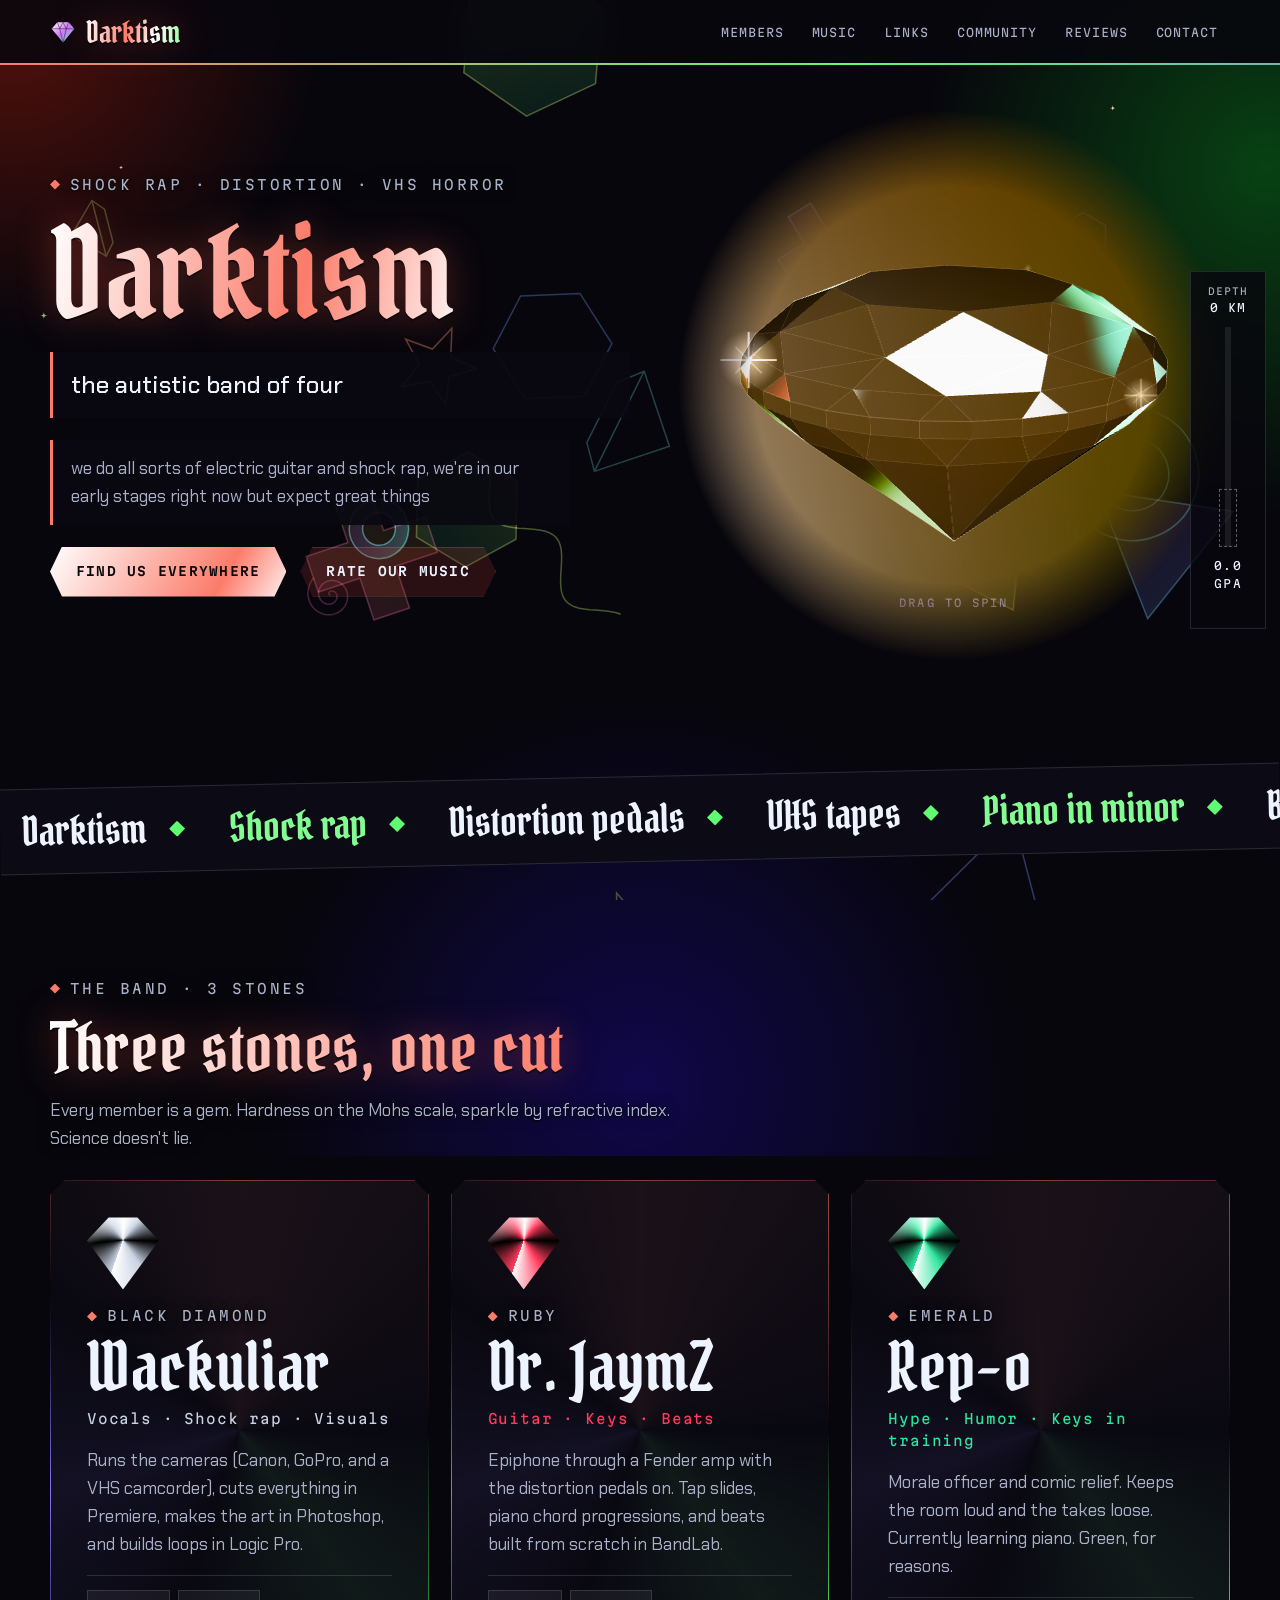
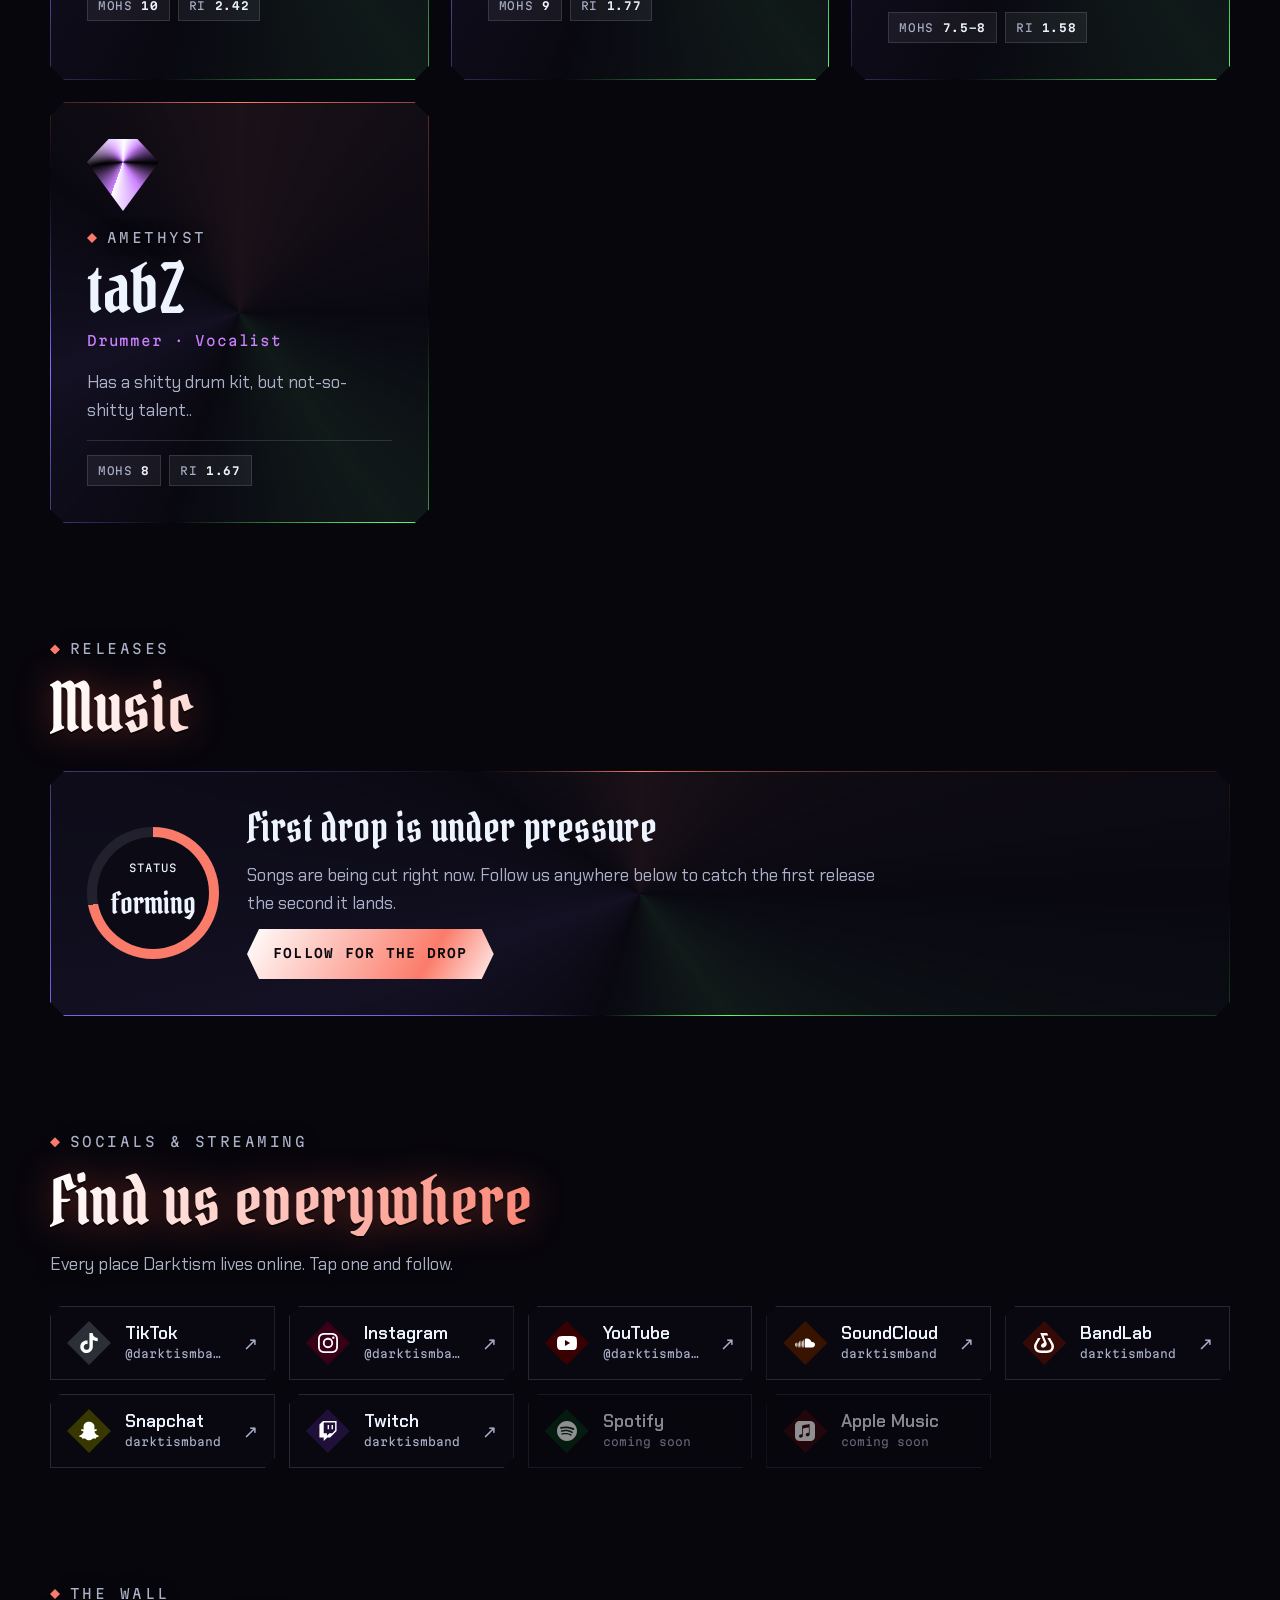
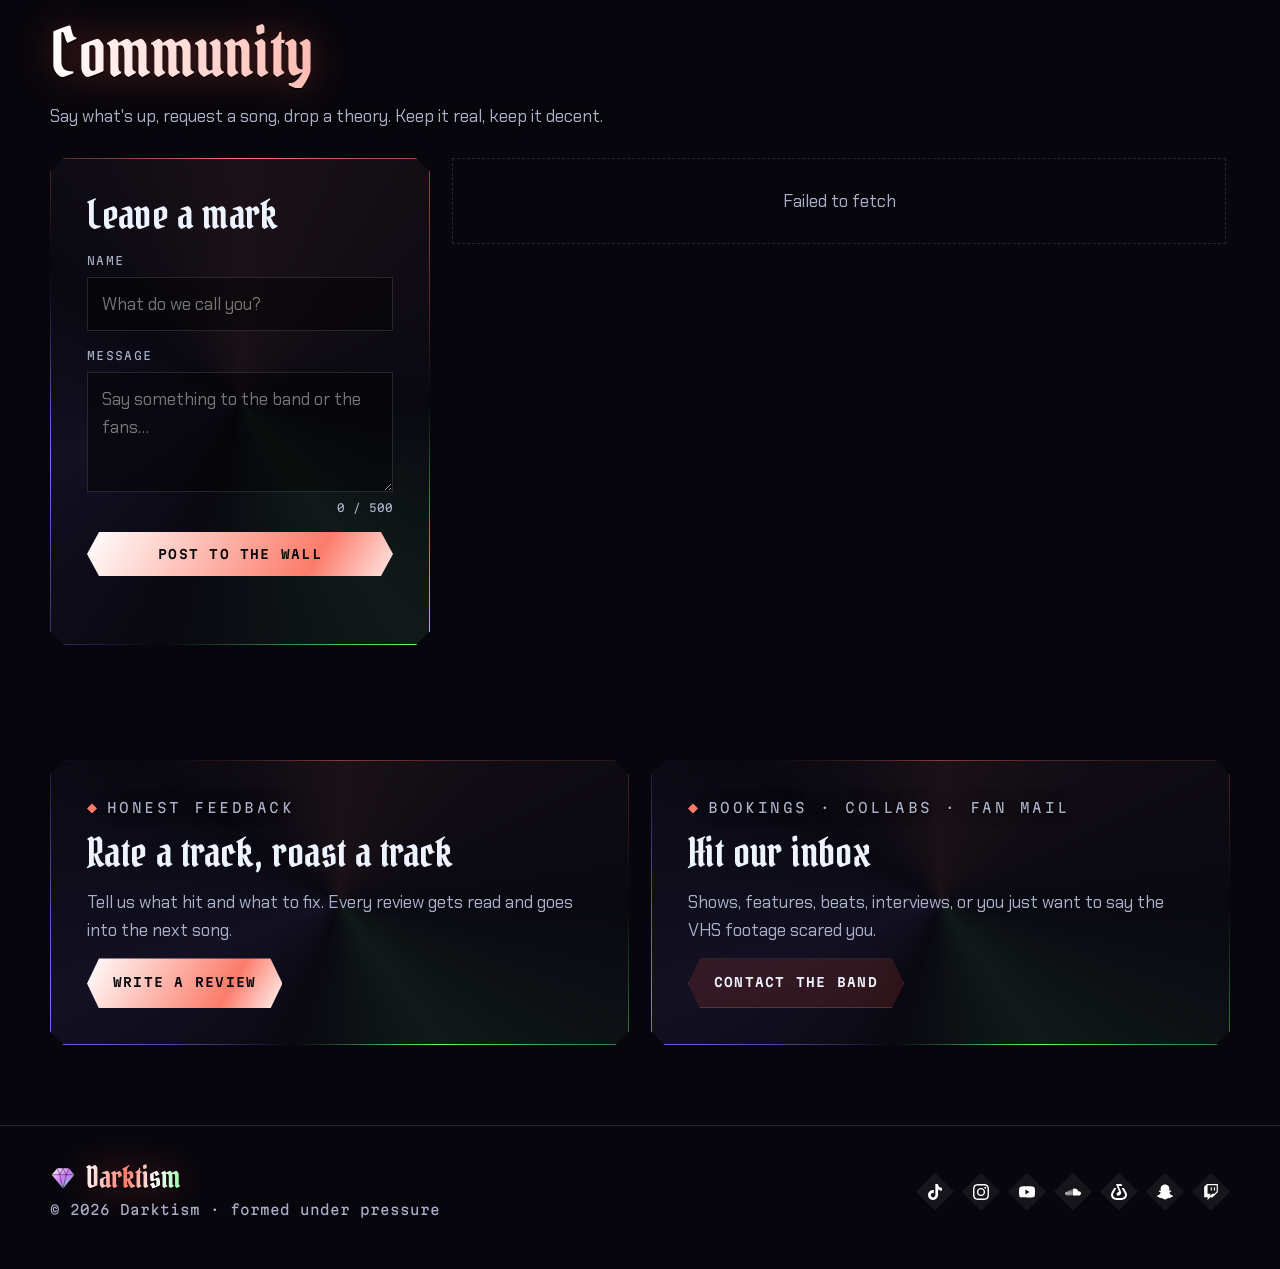
<file: index.html>
<!doctype html>
<html lang="en">
<head>
<meta charset="utf-8">
<meta name="viewport" content="width=device-width, initial-scale=1, viewport-fit=cover">
<meta name="claude:viewport-fit-sides" content="cover">
<title>Darktism</title>
<meta name="description" content="Darktism — shock rap, distortion and VHS horror from three heads under pressure. Music, socials, community wall and reviews.">
<meta property="og:title" content="Darktism">
<meta property="og:description" content="Pressure makes diamonds. We make noise.">
<meta name="theme-color" content="#07060c">
<link rel="icon" href="data:image/svg+xml,%3Csvg xmlns='http://www.w3.org/2000/svg' viewBox='0 0 32 32'%3E%3Cpath d='M9 4h14l7 8-14 17L2 12z' fill='%23c9a6ff'/%3E%3C/svg%3E">
<link rel="preconnect" href="https://fonts.googleapis.com">
<link rel="preconnect" href="https://fonts.gstatic.com" crossorigin>
<link rel="stylesheet" href="https://fonts.googleapis.com/css2?family=Chakra+Petch:wght@400;500;600;700&family=Martian+Mono:wght@400;600&family=Pirata+One&display=swap">
<link rel="stylesheet" href="assets/style.css">
<script src="config.js" defer></script>
<script src="assets/icons.js" defer></script>
<script src="assets/site.js" defer></script>
<script src="assets/store.js" defer></script>
<script src="assets/home.js" defer></script>
<script src="assets/diamond.js" defer></script>
</head>
<body data-page="home">
<header id="site-header"></header>

<main class="wrap">
  <!-- HERO -->
  <section class="hero" id="top" aria-labelledby="band-name">
    <div class="hero-copy">
      <span class="eyebrow">Shock rap · Distortion · VHS horror</span>
      <h1 class="prism" id="band-name" data-bind="bandName">Darktism</h1>
      <p class="tagline" data-bind="tagline">Pressure makes diamonds. We make noise.</p>
      <p class="blurb muted" data-bind="blurb">Three heads, one sound.</p>
      <div class="btn-row">
        <a class="btn" href="#links">Find us everywhere</a>
        <a class="btn ghost" href="reviews.html">Rate our music</a>
      </div>
    </div>
    <div class="diamond-stage" id="diamond" role="img" aria-label="A spinning diamond. Drag it to spin faster.">
      <svg class="fallback" viewBox="0 0 200 200" aria-hidden="true">
        <defs>
          <linearGradient id="fb1" x1="0" y1="0" x2="1" y2="1"><stop offset="0" stop-color="#fff"/><stop offset=".45" stop-color="#b9a6ff"/><stop offset="1" stop-color="#5ff0ff"/></linearGradient>
          <linearGradient id="fb2" x1="1" y1="0" x2="0" y2="1"><stop offset="0" stop-color="#ff7ad9"/><stop offset="1" stop-color="#fff"/></linearGradient>
        </defs>
        <path d="M55 40h90l45 45-90 105L10 85z" fill="url(#fb1)"/>
        <path d="M55 40l20 45h50l20-45zM10 85h180L100 190z" fill="url(#fb2)" opacity=".45"/>
        <path d="M10 85h180M55 40l20 45 25 105 25-105 20-45M75 85l25-45 25 45" fill="none" stroke="#fff" stroke-width="1.2" opacity=".7"/>
      </svg>
      <span class="stage-hint">drag to spin</span>
    </div>
  </section>

  <div class="marquee" aria-hidden="true">
    <div class="marquee-track">
      <span>Darktism</span><span>Shock rap</span><span>Distortion pedals</span><span>VHS tapes</span><span>Piano in minor</span><span>BandLab beats</span><span>Horrorcore</span><span>Formed under pressure</span>
      <span>Darktism</span><span>Shock rap</span><span>Distortion pedals</span><span>VHS tapes</span><span>Piano in minor</span><span>BandLab beats</span><span>Horrorcore</span><span>Formed under pressure</span>
    </div>
  </div>

  <!-- MEMBERS -->
  <section id="members" aria-labelledby="members-h">
    <div class="section-head">
      <span class="eyebrow">The band · 3 stones</span>
      <h2 id="members-h" class="prism">Three stones, one cut</h2>
      <p class="muted">Every member is a gem. Hardness on the Mohs scale, sparkle by refractive index. Science doesn't lie.</p>
    </div>
    <div class="members" id="members-grid"></div>
  </section>

  <!-- MUSIC -->
  <section id="music" aria-labelledby="music-h">
    <div class="section-head">
      <span class="eyebrow">Releases</span>
      <h2 id="music-h" class="prism">Music</h2>
    </div>
    <div id="music-body"></div>
  </section>

  <!-- LINKS -->
  <section id="links" aria-labelledby="links-h">
    <div class="section-head">
      <span class="eyebrow">Socials &amp; streaming</span>
      <h2 id="links-h" class="prism">Find us everywhere</h2>
      <p class="muted">Every place Darktism lives online. Tap one and follow.</p>
    </div>
    <div class="links-grid" id="links-grid"></div>
  </section>

  <!-- COMMUNITY -->
  <section id="community" aria-labelledby="community-h">
    <div class="section-head">
      <span class="eyebrow">The wall</span>
      <h2 id="community-h" class="prism">Community</h2>
      <p class="muted">Say what's up, request a song, drop a theory. Keep it real, keep it decent.</p>
    </div>
    <div class="community">
      <form class="panel form" id="wall-form" novalidate>
        <h3>Leave a mark</h3>
        <div class="field">
          <label for="wall-name">Name</label>
          <input id="wall-name" name="name" maxlength="40" autocomplete="nickname" placeholder="What do we call you?" required>
        </div>
        <div class="field">
          <label for="wall-msg">Message</label>
          <textarea id="wall-msg" name="message" maxlength="500" placeholder="Say something to the band or the fans…" required></textarea>
          <span class="counter" id="wall-count">0 / 500</span>
        </div>
        <input class="hp" type="text" name="website" id="wall-hp" tabindex="-1" autocomplete="off" aria-hidden="true">
        <button class="btn" type="submit" id="wall-submit">Post to the wall</button>
        <p class="status" id="wall-status" role="status"></p>
        <p class="notice" id="wall-demo" hidden>Demo mode: posts only save in this browser until the band connects the database. See README.</p>
      </form>
      <div class="feed" id="wall-feed" aria-live="polite"></div>
    </div>
  </section>

  <!-- CTA -->
  <section class="cta-strip" aria-label="More">
    <div class="panel">
      <span class="eyebrow">Honest feedback</span>
      <h3>Rate a track, roast a track</h3>
      <p class="muted">Tell us what hit and what to fix. Every review gets read and goes into the next song.</p>
      <div><a class="btn" href="reviews.html">Write a review</a></div>
    </div>
    <div class="panel">
      <span class="eyebrow">Bookings · Collabs · Fan mail</span>
      <h3>Hit our inbox</h3>
      <p class="muted">Shows, features, beats, interviews, or you just want to say the VHS footage scared you.</p>
      <div><a class="btn ghost" href="contact.html">Contact the band</a></div>
    </div>
  </section>
</main>

<footer id="site-footer"></footer>
</body>
</html>
</file>
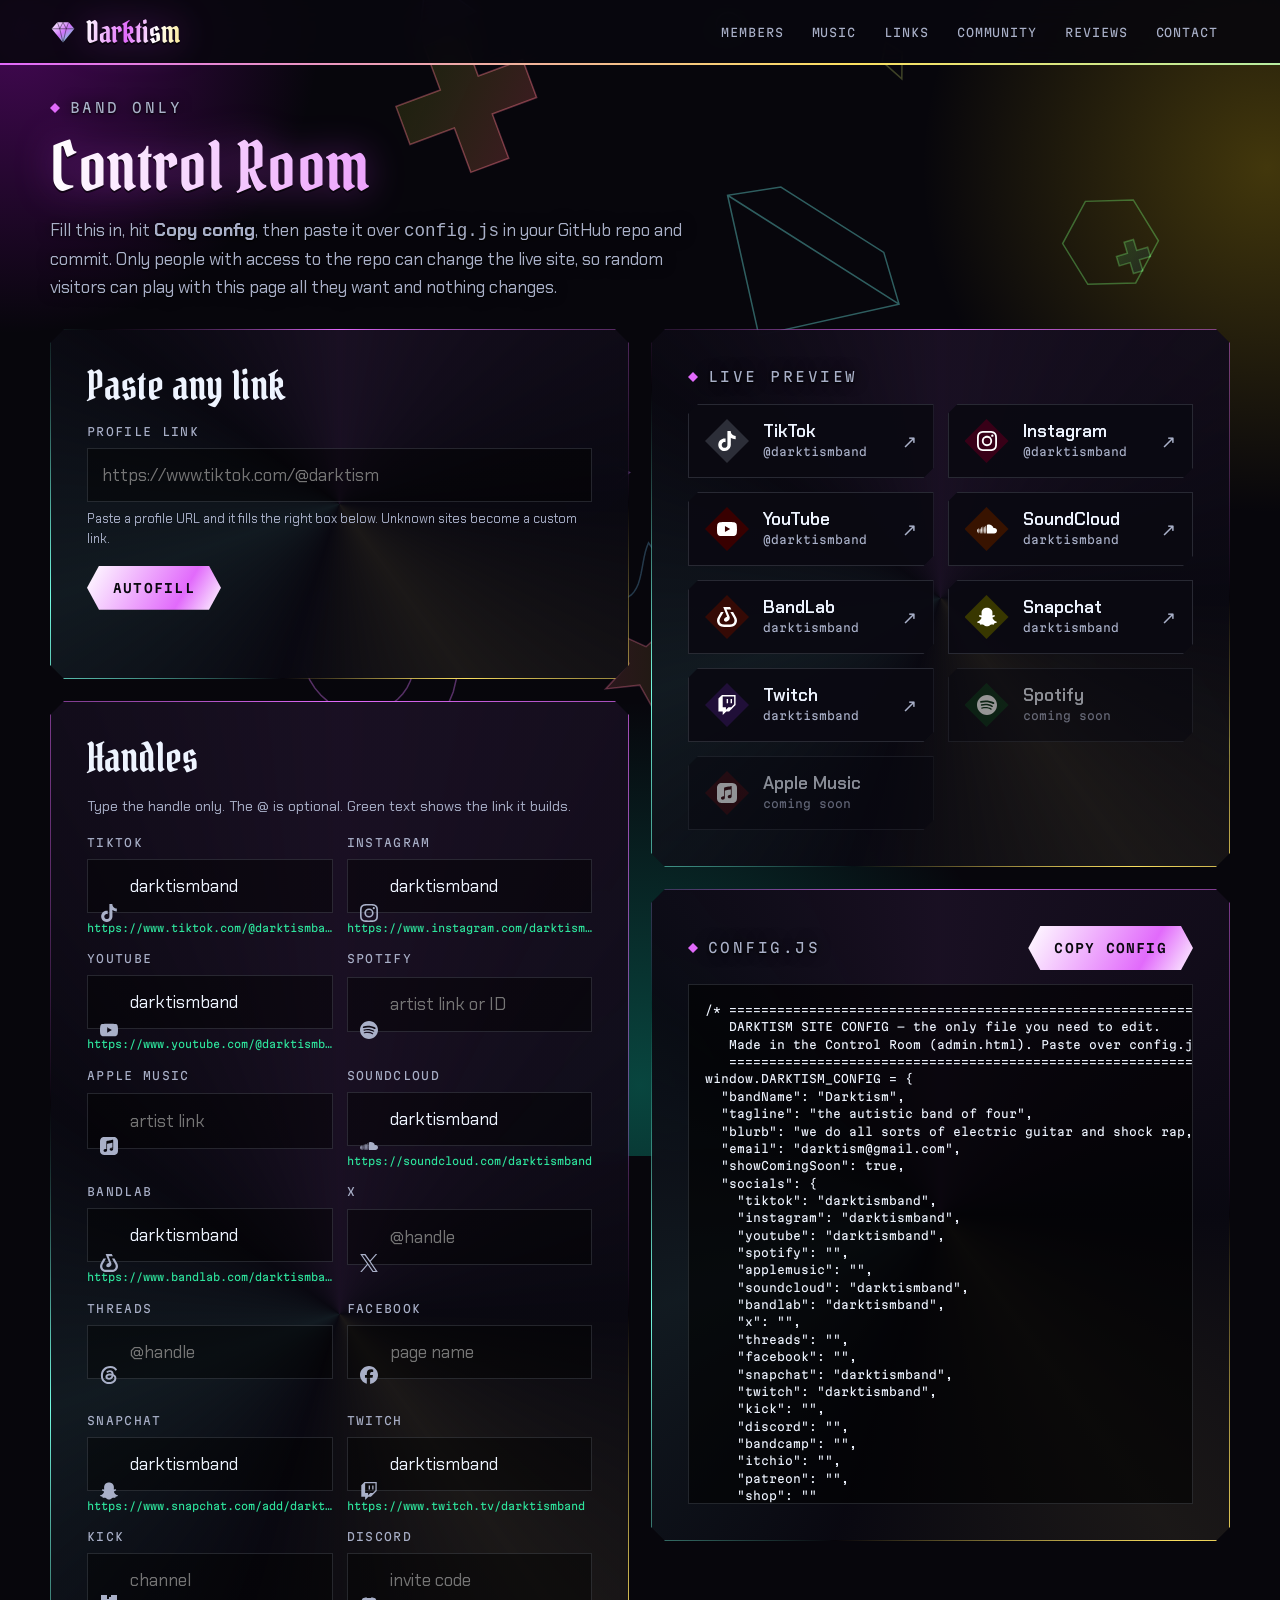
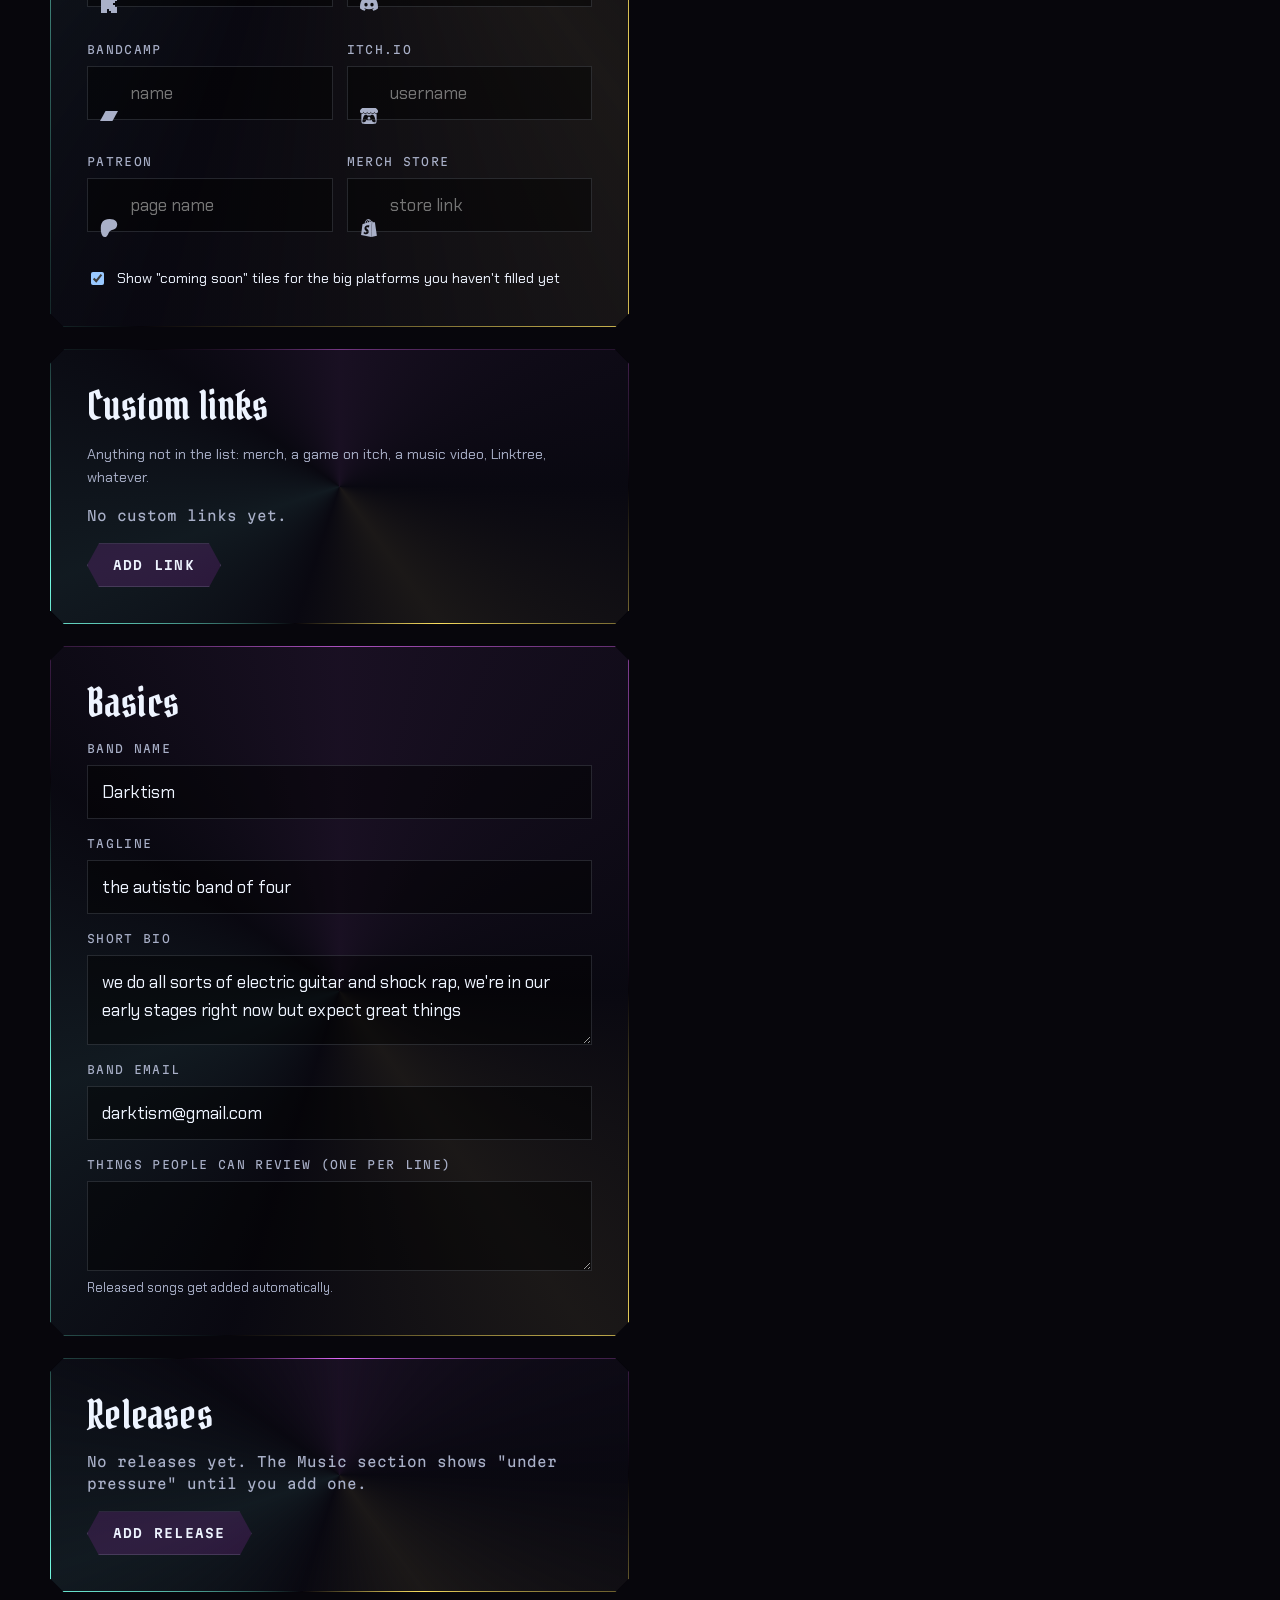
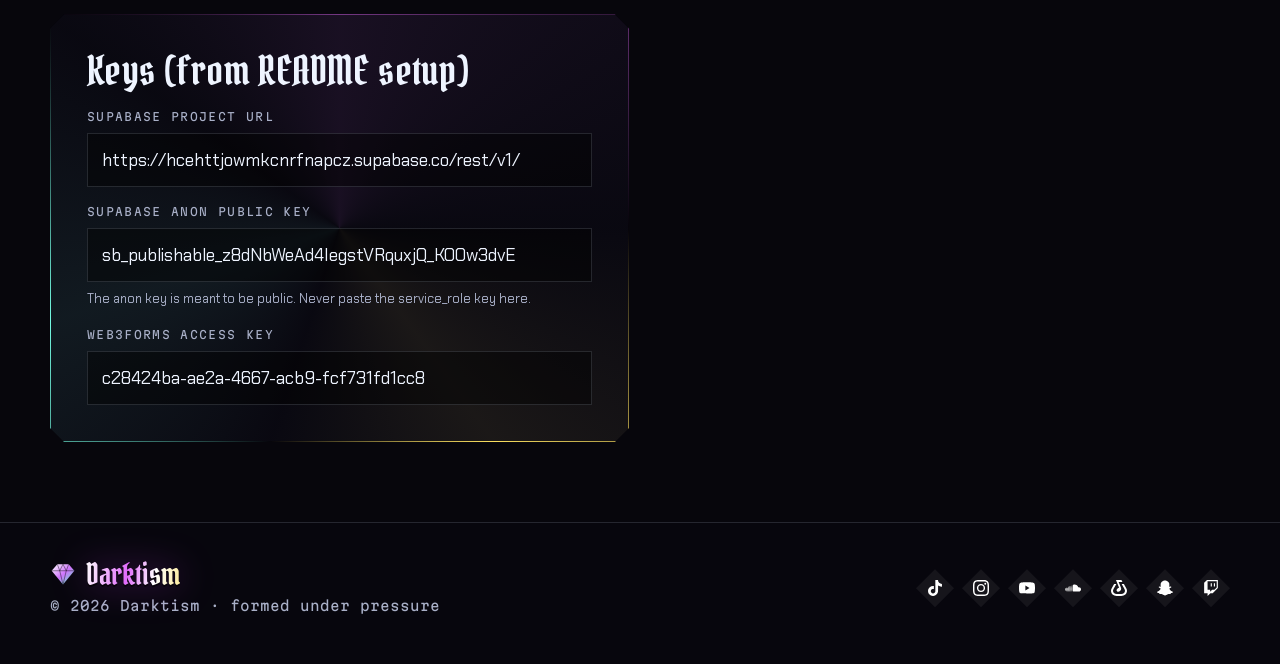
<file: admin.html>
<!doctype html>
<html lang="en">
<head>
<meta charset="utf-8">
<meta name="viewport" content="width=device-width, initial-scale=1, viewport-fit=cover">
<meta name="claude:viewport-fit-sides" content="cover">
<meta name="robots" content="noindex, nofollow">
<title>Darktism Control Room</title>
<meta name="theme-color" content="#07060c">
<link rel="icon" href="data:image/svg+xml,%3Csvg xmlns='http://www.w3.org/2000/svg' viewBox='0 0 32 32'%3E%3Cpath d='M9 4h14l7 8-14 17L2 12z' fill='%23c9a6ff'/%3E%3C/svg%3E">
<link rel="preconnect" href="https://fonts.googleapis.com">
<link rel="preconnect" href="https://fonts.gstatic.com" crossorigin>
<link rel="stylesheet" href="https://fonts.googleapis.com/css2?family=Chakra+Petch:wght@400;500;600;700&family=Martian+Mono:wght@400;600&family=Pirata+One&display=swap">
<link rel="stylesheet" href="assets/style.css">
<script src="config.js" defer></script>
<script src="assets/icons.js" defer></script>
<script src="assets/site.js" defer></script>
<script src="assets/admin.js" defer></script>
</head>
<body data-page="admin" data-gauge="off">
<header id="site-header"></header>

<main class="wrap">
  <section aria-labelledby="a-h">
    <div class="section-head">
      <span class="eyebrow">Band only</span>
      <h1 id="a-h" class="prism" style="font-size:var(--step-3)">Control Room</h1>
      <p class="muted">Fill this in, hit <b>Copy config</b>, then paste it over <code>config.js</code> in your GitHub repo and commit. Only people with access to the repo can change the live site, so random visitors can play with this page all they want and nothing changes.</p>
    </div>

    <div class="admin-grid">
      <div style="display:grid;gap:22px;min-width:0">
        <div class="panel form">
          <h2 style="font-size:var(--step-2)">Paste any link</h2>
          <div class="field">
            <label for="detect-in">Profile link</label>
            <input id="detect-in" placeholder="https://www.tiktok.com/@darktism">
            <span class="hint">Paste a profile URL and it fills the right box below. Unknown sites become a custom link.</span>
          </div>
          <div><button class="btn" type="button" id="detect-btn">Autofill</button></div>
          <p class="status" id="detect-status" role="status"></p>
        </div>

        <div class="panel form">
          <h2 style="font-size:var(--step-2)">Handles</h2>
          <p class="muted" style="font-size:.9rem">Type the handle only. The @ is optional. Green text shows the link it builds.</p>
          <div class="social-inputs" id="social-inputs"></div>
          <label style="display:flex;gap:10px;align-items:center;font-size:.9rem"><input type="checkbox" id="show-soon" style="width:auto"> Show "coming soon" tiles for the big platforms you haven't filled yet</label>
        </div>

        <div class="panel form">
          <h2 style="font-size:var(--step-2)">Custom links</h2>
          <p class="muted" style="font-size:.9rem">Anything not in the list: merch, a game on itch, a music video, Linktree, whatever.</p>
          <div id="custom-rows" style="display:grid;gap:12px"></div>
          <div><button class="btn ghost" type="button" id="add-custom">Add link</button></div>
        </div>

        <div class="panel form">
          <h2 style="font-size:var(--step-2)">Basics</h2>
          <div class="field"><label for="b-name">Band name</label><input id="b-name" maxlength="40"></div>
          <div class="field"><label for="b-tag">Tagline</label><input id="b-tag" maxlength="120"></div>
          <div class="field"><label for="b-blurb">Short bio</label><textarea id="b-blurb" maxlength="400" style="min-height:90px"></textarea></div>
          <div class="field"><label for="b-email">Band email</label><input id="b-email" type="email" placeholder="darktismband@gmail.com"></div>
          <div class="field"><label for="b-tracks">Things people can review (one per line)</label><textarea id="b-tracks" style="min-height:90px"></textarea><span class="hint">Released songs get added automatically.</span></div>
        </div>

        <div class="panel form">
          <h2 style="font-size:var(--step-2)">Releases</h2>
          <div id="release-rows" style="display:grid;gap:18px"></div>
          <div><button class="btn ghost" type="button" id="add-release">Add release</button></div>
        </div>

        <div class="panel form">
          <h2 style="font-size:var(--step-2)">Keys (from README setup)</h2>
          <div class="field"><label for="k-supa-url">Supabase project URL</label><input id="k-supa-url" placeholder="https://xxxx.supabase.co"></div>
          <div class="field"><label for="k-supa-key">Supabase anon public key</label><input id="k-supa-key" placeholder="eyJhbGciOi…"><span class="hint">The anon key is meant to be public. Never paste the service_role key here.</span></div>
          <div class="field"><label for="k-w3f">Web3Forms access key</label><input id="k-w3f" placeholder="xxxxxxxx-xxxx-xxxx-xxxx-xxxxxxxxxxxx"></div>
        </div>
      </div>

      <div style="display:grid;gap:22px;min-width:0;position:sticky;top:90px">
        <div class="panel" style="display:grid;gap:16px">
          <span class="eyebrow">Live preview</span>
          <div class="links-grid" id="links-grid"></div>
        </div>
        <div class="panel" style="display:grid;gap:14px">
          <div style="display:flex;flex-wrap:wrap;gap:12px;justify-content:space-between;align-items:center">
            <span class="eyebrow">config.js</span>
            <button class="btn" type="button" id="copy-config">Copy config</button>
          </div>
          <pre class="code" id="config-out" tabindex="0"></pre>
        </div>
      </div>
    </div>
  </section>
</main>

<footer id="site-footer"></footer>
</body>
</html>
</file>
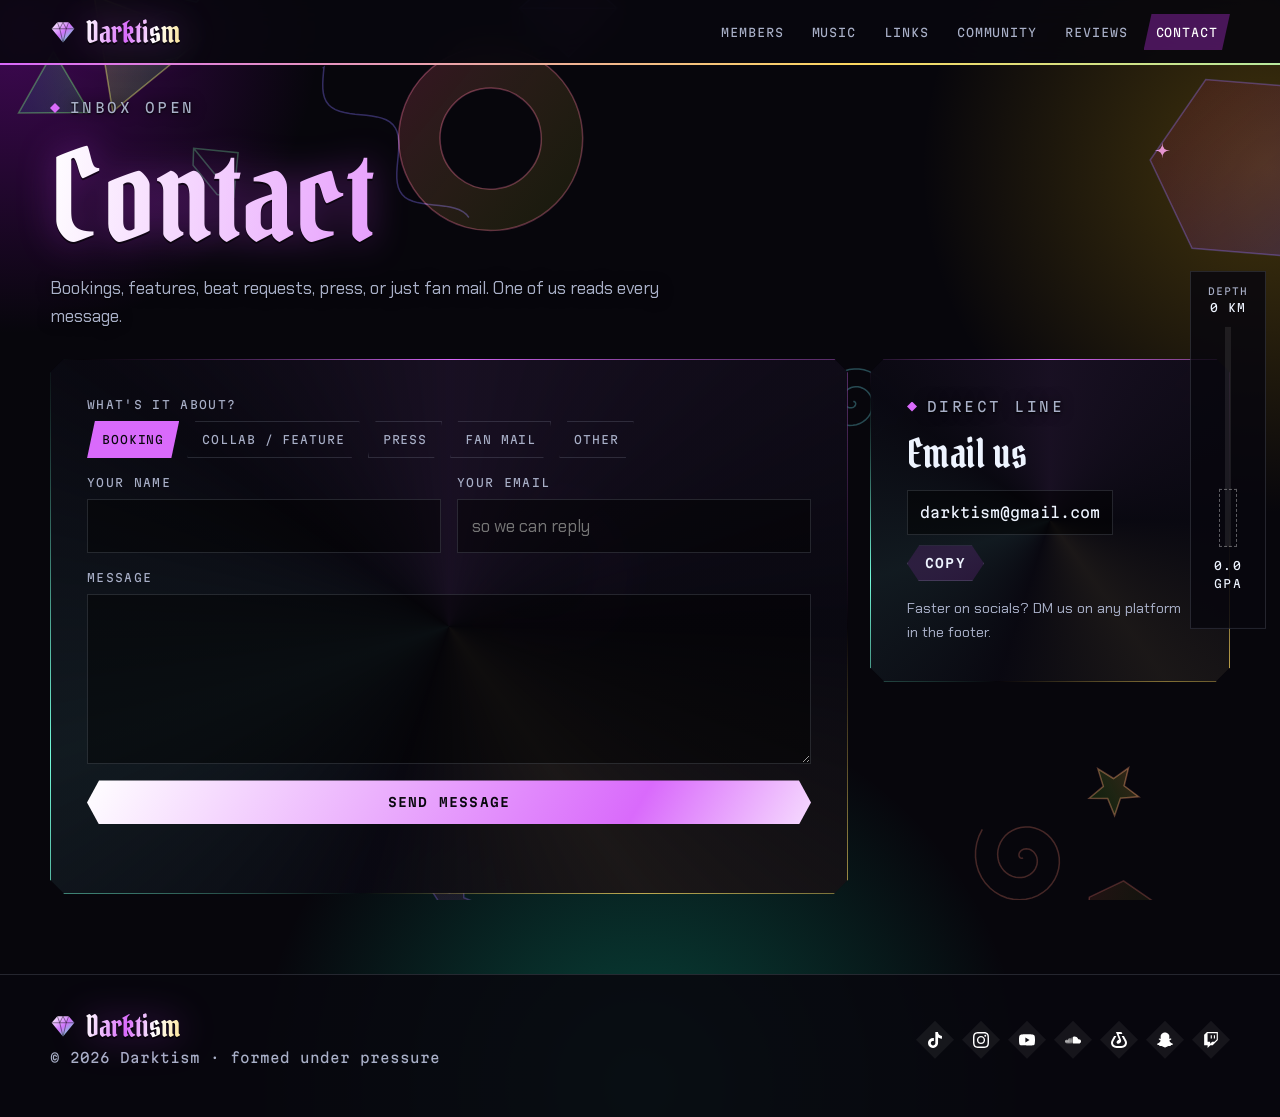
<file: contact.html>
<!doctype html>
<html lang="en">
<head>
<meta charset="utf-8">
<meta name="viewport" content="width=device-width, initial-scale=1, viewport-fit=cover">
<meta name="claude:viewport-fit-sides" content="cover">
<title>Contact Darktism</title>
<meta name="description" content="Bookings, collabs and fan mail for Darktism.">
<meta name="theme-color" content="#07060c">
<link rel="icon" href="data:image/svg+xml,%3Csvg xmlns='http://www.w3.org/2000/svg' viewBox='0 0 32 32'%3E%3Cpath d='M9 4h14l7 8-14 17L2 12z' fill='%23c9a6ff'/%3E%3C/svg%3E">
<link rel="preconnect" href="https://fonts.googleapis.com">
<link rel="preconnect" href="https://fonts.gstatic.com" crossorigin>
<link rel="stylesheet" href="https://fonts.googleapis.com/css2?family=Chakra+Petch:wght@400;500;600;700&family=Martian+Mono:wght@400;600&family=Pirata+One&display=swap">
<link rel="stylesheet" href="assets/style.css">
<script src="config.js" defer></script>
<script src="assets/icons.js" defer></script>
<script src="assets/site.js" defer></script>
<script src="assets/contact.js" defer></script>
</head>
<body data-page="contact">
<header id="site-header"></header>

<main class="wrap">
  <section aria-labelledby="c-h">
    <div class="section-head">
      <span class="eyebrow">Inbox open</span>
      <h1 id="c-h" class="prism" style="font-size:var(--step-4)">Contact</h1>
      <p class="muted">Bookings, features, beat requests, press, or just fan mail. One of us reads every message.</p>
    </div>
    <div class="contact-grid">
      <form class="panel form" id="c-form" novalidate>
        <div class="field">
          <span class="label" id="reason-label">What's it about?</span>
          <div class="reason-pills" role="radiogroup" aria-labelledby="reason-label">
            <input type="radio" name="reason" id="r-booking" value="Booking" checked><label for="r-booking">Booking</label>
            <input type="radio" name="reason" id="r-collab" value="Collab / feature"><label for="r-collab">Collab / feature</label>
            <input type="radio" name="reason" id="r-press" value="Press"><label for="r-press">Press</label>
            <input type="radio" name="reason" id="r-fan" value="Fan mail"><label for="r-fan">Fan mail</label>
            <input type="radio" name="reason" id="r-other" value="Other"><label for="r-other">Other</label>
          </div>
        </div>
        <div class="row-2">
          <div class="field">
            <label for="c-name">Your name</label>
            <input id="c-name" maxlength="80" autocomplete="name" required>
          </div>
          <div class="field">
            <label for="c-email">Your email</label>
            <input id="c-email" type="email" maxlength="120" autocomplete="email" required placeholder="so we can reply">
          </div>
        </div>
        <div class="field">
          <label for="c-msg">Message</label>
          <textarea id="c-msg" maxlength="3000" required style="min-height:170px"></textarea>
        </div>
        <input class="hp" type="text" id="c-hp" tabindex="-1" autocomplete="off" aria-hidden="true">
        <button class="btn" type="submit" id="c-submit">Send message</button>
        <p class="status" id="c-status" role="status"></p>
      </form>

      <aside class="panel" style="display:grid;gap:16px" aria-labelledby="direct-h">
        <span class="eyebrow">Direct line</span>
        <h2 id="direct-h" style="font-size:var(--step-2)">Email us</h2>
        <div id="email-slot"></div>
        <p class="muted" style="font-size:.92rem">Faster on socials? DM us on any platform in the footer.</p>
      </aside>
    </div>
  </section>
</main>

<footer id="site-footer"></footer>
</body>
</html>
</file>
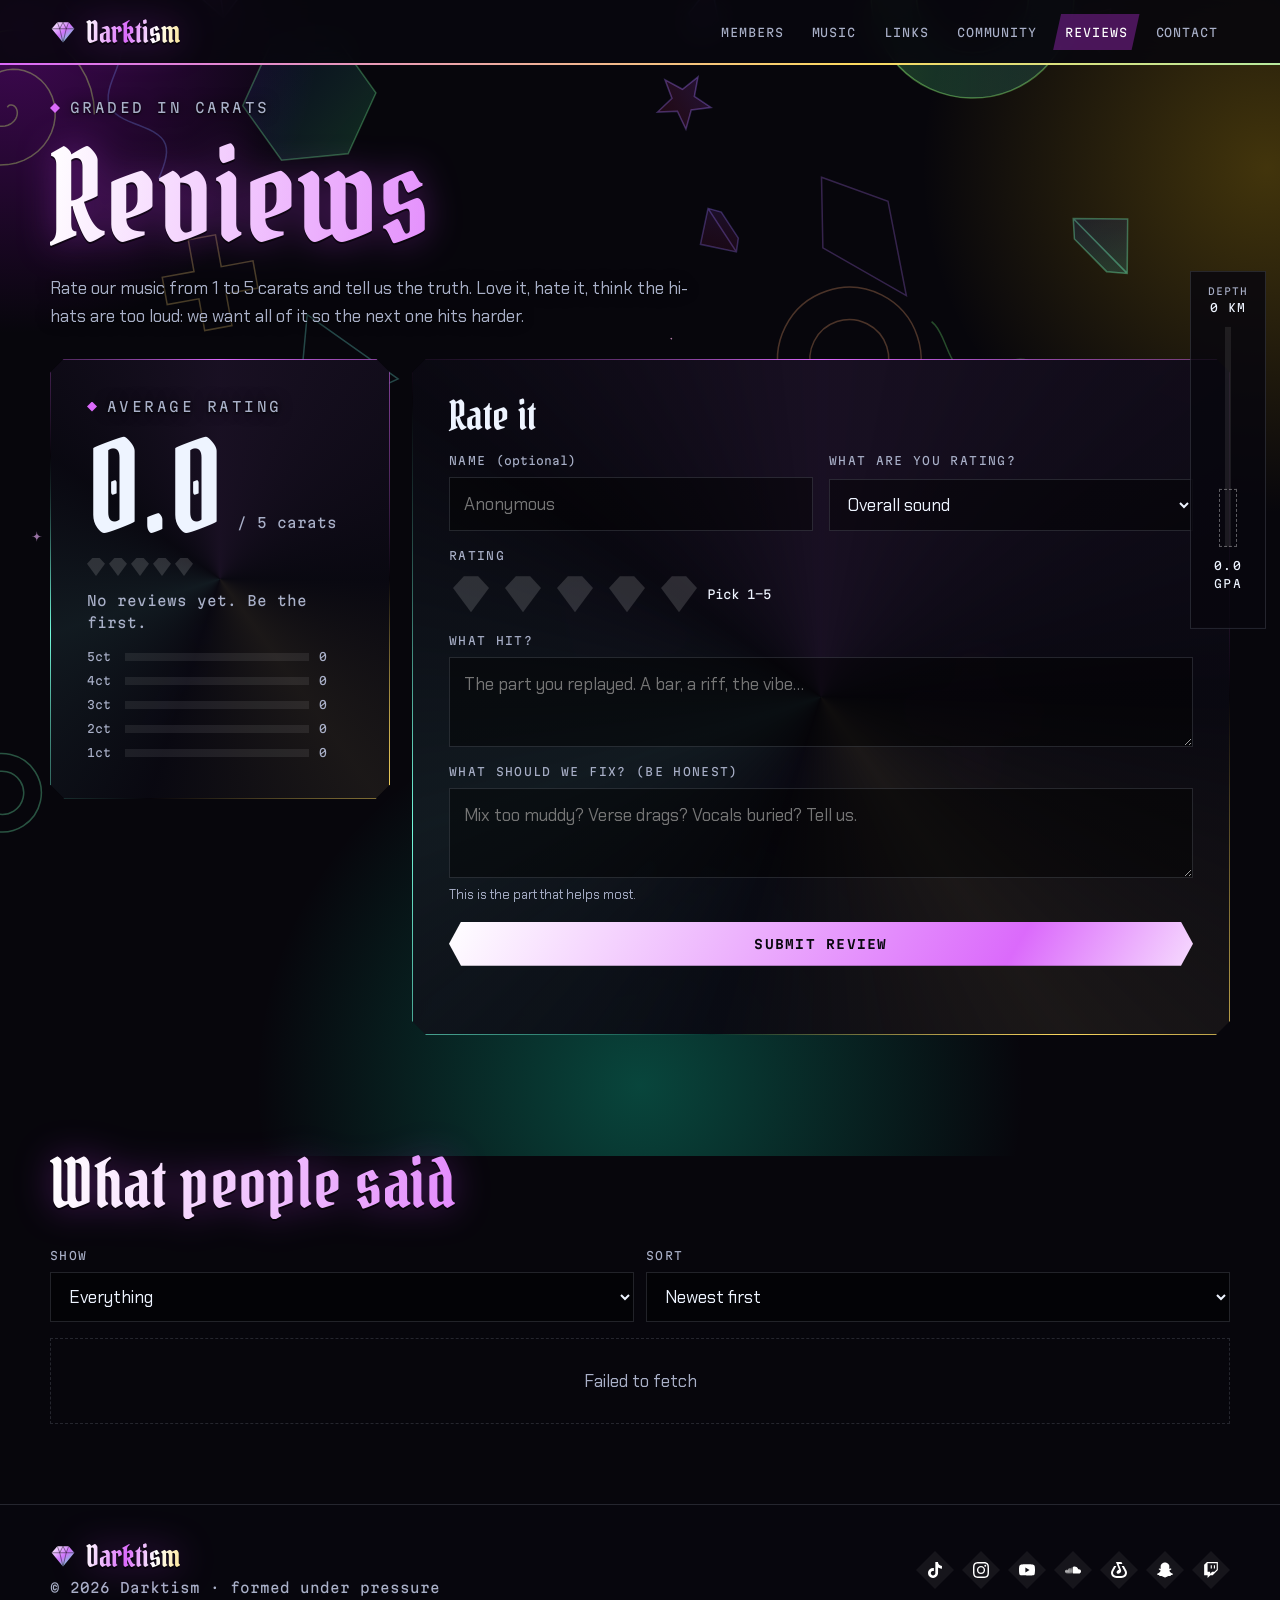
<file: reviews.html>
<!doctype html>
<html lang="en">
<head>
<meta charset="utf-8">
<meta name="viewport" content="width=device-width, initial-scale=1, viewport-fit=cover">
<meta name="claude:viewport-fit-sides" content="cover">
<title>Darktism Reviews</title>
<meta name="description" content="Rate Darktism's music and leave honest feedback.">
<meta name="theme-color" content="#07060c">
<link rel="icon" href="data:image/svg+xml,%3Csvg xmlns='http://www.w3.org/2000/svg' viewBox='0 0 32 32'%3E%3Cpath d='M9 4h14l7 8-14 17L2 12z' fill='%23c9a6ff'/%3E%3C/svg%3E">
<link rel="preconnect" href="https://fonts.googleapis.com">
<link rel="preconnect" href="https://fonts.gstatic.com" crossorigin>
<link rel="stylesheet" href="https://fonts.googleapis.com/css2?family=Chakra+Petch:wght@400;500;600;700&family=Martian+Mono:wght@400;600&family=Pirata+One&display=swap">
<link rel="stylesheet" href="assets/style.css">
<script src="config.js" defer></script>
<script src="assets/icons.js" defer></script>
<script src="assets/site.js" defer></script>
<script src="assets/store.js" defer></script>
<script src="assets/reviews.js" defer></script>
</head>
<body data-page="reviews">
<header id="site-header"></header>

<main class="wrap">
  <section aria-labelledby="rev-h">
    <div class="section-head">
      <span class="eyebrow">Graded in carats</span>
      <h1 id="rev-h" class="prism" style="font-size:var(--step-4)">Reviews</h1>
      <p class="muted">Rate our music from 1 to 5 carats and tell us the truth. Love it, hate it, think the hi-hats are too loud: we want all of it so the next one hits harder.</p>
    </div>

    <div class="rev-top">
      <div class="panel score" aria-live="polite">
        <span class="eyebrow">Average rating</span>
        <div style="display:flex;align-items:end;gap:14px;flex-wrap:wrap">
          <span class="big" id="avg">0.0</span>
          <span class="mono muted" style="padding-bottom:10px">/ 5 carats</span>
        </div>
        <div class="carats" id="avg-carats" aria-hidden="true"></div>
        <span class="mono muted" id="total">No reviews yet</span>
        <div class="dist" id="dist"></div>
      </div>

      <form class="panel form" id="rev-form" novalidate>
        <h2 style="font-size:var(--step-2)">Rate it</h2>
        <div class="row-2">
          <div class="field">
            <label for="rev-name">Name <span style="text-transform:none;letter-spacing:0">(optional)</span></label>
            <input id="rev-name" maxlength="40" autocomplete="nickname" placeholder="Anonymous">
          </div>
          <div class="field">
            <label for="rev-track">What are you rating?</label>
            <select id="rev-track"></select>
          </div>
        </div>
        <div class="field">
          <span class="label" id="rating-label">Rating</span>
          <div style="display:flex;flex-wrap:wrap;align-items:center">
            <div class="rating-picker" role="radiogroup" aria-labelledby="rating-label" id="picker"></div>
            <span class="rating-word" id="rating-word">Pick 1–5</span>
          </div>
        </div>
        <div class="field">
          <label for="rev-hit">What hit?</label>
          <textarea id="rev-hit" maxlength="600" placeholder="The part you replayed. A bar, a riff, the vibe…" style="min-height:90px"></textarea>
        </div>
        <div class="field">
          <label for="rev-fix">What should we fix? (be honest)</label>
          <textarea id="rev-fix" maxlength="600" placeholder="Mix too muddy? Verse drags? Vocals buried? Tell us." style="min-height:90px"></textarea>
          <span class="hint">This is the part that helps most.</span>
        </div>
        <input class="hp" type="text" id="rev-hp" tabindex="-1" autocomplete="off" aria-hidden="true">
        <button class="btn" type="submit" id="rev-submit">Submit review</button>
        <p class="status" id="rev-status" role="status"></p>
        <p class="notice" id="rev-demo" hidden>Demo mode: reviews only save in this browser until the band connects the database. See README.</p>
      </form>
    </div>
  </section>

  <section aria-labelledby="all-h">
    <div class="section-head">
      <h2 id="all-h" class="prism">What people said</h2>
    </div>
    <div class="toolbar">
      <div class="field">
        <label for="f-track">Show</label>
        <select id="f-track"><option value="">Everything</option></select>
      </div>
      <div class="field">
        <label for="f-sort">Sort</label>
        <select id="f-sort">
          <option value="new">Newest first</option>
          <option value="high">Highest rated</option>
          <option value="low">Lowest rated (the roasts)</option>
        </select>
      </div>
    </div>
    <div class="reviews-list" id="rev-list" aria-live="polite"></div>
  </section>
</main>

<footer id="site-footer"></footer>
</body>
</html>
</file>
<file: assets/style.css>
/* Layout concept: a descent into the pressure zone. The page scrolls from the surface down to
   the ~150 km depth where diamonds form; a depth gauge tracks it and the light shifts hue as you go.
   Shapes float behind everything; every readable thing sits on a dark cut-glass panel. */
@property --angle { syntax: "<angle>"; inherits: false; initial-value: 0deg; }

:root {
  color-scheme: dark;
  --hue: 280;                       /* driven by scroll in site.js */
  --bg: #07060c;                    /* coal, violet-biased */
  --panel: rgba(10, 9, 18, 0.93);   /* cut-glass panel behind all text */
  --panel-solid: #0c0b15;
  --ice: #eef4ff;                   /* main text, diamond-white */
  --mist: #a9b0c8;                  /* secondary text */
  --line: rgba(220, 230, 255, 0.14);
  --prism-a: hsl(var(--hue) 95% 70%);
  --prism-b: hsl(calc(var(--hue) + 120) 95% 68%);
  --prism-c: hsl(calc(var(--hue) + 240) 95% 72%);
  --ok: #2ee59d;
  --bad: #ff5470;
  --font-display: "Pirata One", "UnifrakturCook", Georgia, serif;
  --font-body: "Chakra Petch", "Segoe UI", system-ui, sans-serif;
  --font-mono: "Martian Mono", ui-monospace, "SFMono-Regular", Menlo, monospace;
  --step--1: clamp(0.8rem, 0.78rem + 0.1vw, 0.86rem);
  --step-0: clamp(1rem, 0.96rem + 0.2vw, 1.1rem);
  --step-1: clamp(1.25rem, 1.15rem + 0.5vw, 1.5rem);
  --step-2: clamp(1.7rem, 1.4rem + 1.4vw, 2.5rem);
  --step-3: clamp(2.4rem, 1.8rem + 3vw, 4.2rem);
  --step-4: clamp(3.6rem, 2.2rem + 7vw, 8rem);
  --cut: 14px;
}

* { box-sizing: border-box; }
html { scroll-behavior: smooth; }
body {
  margin: 0;
  background: var(--bg);
  color: var(--ice);
  font-family: var(--font-body);
  font-size: var(--step-0);
  line-height: 1.6;
  overflow-x: hidden;
  padding-left: max(16px, env(safe-area-inset-left, 0px));
  padding-right: max(16px, env(safe-area-inset-right, 0px));
}
body::before {
  content: ""; position: fixed; inset: 0 0 auto; height: env(safe-area-inset-top, 0px);
  z-index: 60; background: var(--panel-solid);
}
::selection { background: hsl(var(--hue) 90% 60% / 0.55); color: #fff; }
a { color: inherit; }
img { max-width: 100%; }

/* ---------- background layers (never above text) ---------- */
.bg-glow {
  position: fixed; inset: -20vmax; z-index: -2; pointer-events: none;
  background:
    radial-gradient(40vmax 40vmax at 15% 20%, hsl(var(--hue) 90% 45% / 0.35), transparent 60%),
    radial-gradient(45vmax 45vmax at 85% 30%, hsl(calc(var(--hue) + 120) 90% 45% / 0.28), transparent 60%),
    radial-gradient(50vmax 50vmax at 50% 95%, hsl(calc(var(--hue) + 240) 90% 45% / 0.3), transparent 60%),
    var(--bg);
}
#fx { position: fixed; inset: 0; width: 100%; height: 100%; z-index: -1; pointer-events: none; }

.wrap { max-width: 1180px; margin: 0 auto; position: relative; }
main { position: relative; z-index: 1; display: grid; gap: clamp(56px, 9vw, 120px); padding-block: 32px 80px; }

/* ---------- header ---------- */
.site-header {
  position: sticky; top: env(safe-area-inset-top, 0px); z-index: 50;
  margin-left: calc(-1 * max(16px, env(safe-area-inset-left, 0px)));
  margin-right: calc(-1 * max(16px, env(safe-area-inset-right, 0px)));
  padding-left: max(16px, env(safe-area-inset-left, 0px));
  padding-right: max(16px, env(safe-area-inset-right, 0px));
  background: rgba(8, 7, 14, 0.9);
  backdrop-filter: blur(14px) saturate(1.4);
  border-bottom: 1px solid var(--line);
}
.site-header::after {
  content: ""; position: absolute; left: 0; right: 0; bottom: -1px; height: 2px;
  background: linear-gradient(90deg, var(--prism-a), var(--prism-b), var(--prism-c), var(--prism-a));
  background-size: 200% 100%; animation: slide 6s linear infinite;
}
.nav { display: flex; align-items: center; gap: 20px; min-height: 64px; }
.logo {
  font-family: var(--font-display); font-size: 1.9rem; line-height: 1; text-decoration: none;
  display: inline-flex; align-items: center; gap: 10px; flex-shrink: 0;
}
.logo svg { width: 26px; height: 26px; }
.nav-links {
  display: flex; gap: 4px; margin-left: auto; overflow-x: auto; scrollbar-width: none;
  min-width: 0;
}
.nav-links::-webkit-scrollbar { display: none; }
.nav-links a {
  font-family: var(--font-mono); font-size: 0.72rem; letter-spacing: 0.08em; text-transform: uppercase;
  text-decoration: none; padding: 9px 12px; color: var(--mist); white-space: nowrap;
  clip-path: polygon(8px 0, 100% 0, calc(100% - 8px) 100%, 0 100%);
  transition: color .2s, background .2s;
}
.nav-links a:hover, .nav-links a:focus-visible { color: #fff; background: hsl(var(--hue) 80% 55% / 0.25); outline: none; }
.nav-links a[aria-current="page"] { color: #fff; background: hsl(var(--hue) 80% 55% / 0.35); }
@media (max-width: 640px) {
  .nav { flex-wrap: wrap; gap: 0; padding-block: 8px 4px; }
  .nav-links { margin-left: 0; width: 100%; }
}

/* ---------- prism text + type ---------- */
.prism {
  background: linear-gradient(100deg, #fff 0%, var(--prism-a) 18%, #fff 30%, var(--prism-b) 48%, #fff 62%, var(--prism-c) 80%, #fff 100%);
  background-size: 250% 100%;
  -webkit-background-clip: text; background-clip: text; color: transparent;
  animation: slide 7s linear infinite;
  filter: drop-shadow(0 2px 0 rgba(0,0,0,.6)) drop-shadow(0 0 18px hsl(var(--hue) 90% 60% / .35));
}
@keyframes slide { to { background-position: -250% 0; } }

h1, h2, h3 { font-family: var(--font-display); font-weight: 400; line-height: 1.02; margin: 0; text-wrap: balance; letter-spacing: 0.01em; }
h2 { font-size: var(--step-3); }
h3 { font-size: var(--step-2); }
p { margin: 0; max-width: 65ch; }
.eyebrow {
  font-family: var(--font-mono); font-size: var(--step--1); letter-spacing: 0.18em; text-transform: uppercase;
  color: var(--mist); display: flex; align-items: center; gap: 10px;
}
.eyebrow::before { content: ""; width: 10px; height: 10px; background: var(--prism-a); clip-path: polygon(50% 0, 100% 50%, 50% 100%, 0 50%); }
.muted { color: var(--mist); }
.mono { font-family: var(--font-mono); font-size: var(--step--1); }

/* ---------- panels (cut glass) ---------- */
.panel {
  position: relative;
  background:
    linear-gradient(var(--panel), var(--panel)) padding-box,
    conic-gradient(from var(--angle), var(--prism-a), transparent 25%, var(--prism-b), transparent 55%, var(--prism-c), transparent 85%, var(--prism-a)) border-box;
  border: 1.5px solid transparent;
  clip-path: polygon(var(--cut) 0, calc(100% - var(--cut)) 0, 100% var(--cut), 100% calc(100% - var(--cut)), calc(100% - var(--cut)) 100%, var(--cut) 100%, 0 calc(100% - var(--cut)), 0 var(--cut));
  backdrop-filter: blur(10px);
  animation: spin-border 9s linear infinite;
  padding: clamp(20px, 3vw, 36px);
  min-width: 0;
  overflow: hidden;
}
@keyframes spin-border { to { --angle: 360deg; } }
/* light sweep when a panel scrolls into view (content is visible at rest) */
.panel::after {
  content: ""; position: absolute; inset: 0; pointer-events: none;
  background: linear-gradient(115deg, transparent 35%, rgba(255,255,255,.16) 48%, rgba(255,255,255,.04) 52%, transparent 65%);
  transform: translateX(-120%);
}
.panel.lit::after { animation: sweep 1.3s cubic-bezier(.2,.7,.2,1) forwards; }
@keyframes sweep { to { transform: translateX(120%); } }

.section-head { display: grid; gap: 14px; margin-bottom: 28px; }
.section-head p, .eyebrow { text-shadow: 0 1px 2px #000, 0 0 14px #000; }

/* ---------- buttons ---------- */
.btn {
  --c: var(--prism-a);
  appearance: none; border: 0; cursor: pointer; text-decoration: none;
  font-family: var(--font-mono); font-size: 0.78rem; letter-spacing: 0.1em; text-transform: uppercase; font-weight: 600;
  display: inline-flex; align-items: center; justify-content: center; gap: 10px;
  padding: 15px 26px; color: #08070d;
  background: linear-gradient(120deg, #fff, var(--prism-a) 35%, #fff 50%, var(--prism-b) 75%, #fff);
  background-size: 220% 100%;
  clip-path: polygon(12px 0, calc(100% - 12px) 0, 100% 50%, calc(100% - 12px) 100%, 12px 100%, 0 50%);
  transition: background-position .6s, transform .15s;
}
.btn:hover { background-position: 100% 0; transform: translateY(-2px); }
.btn:active { transform: translateY(1px); }
.btn:focus-visible { outline: 2px solid #fff; outline-offset: 4px; }
.btn.ghost { color: var(--ice); background: hsl(var(--hue) 60% 50% / .18); box-shadow: inset 0 0 0 1px var(--line); }
.btn.ghost:hover { background: hsl(var(--hue) 70% 55% / .32); }
.btn[disabled] { opacity: .5; cursor: not-allowed; transform: none; }
.btn-row { display: flex; flex-wrap: wrap; gap: 14px; }

/* ---------- hero ---------- */
.hero { display: grid; grid-template-columns: 1.05fr 1fr; align-items: center; gap: clamp(16px, 4vw, 48px); padding-top: 12px; }
.hero-copy { display: grid; gap: 22px; min-width: 0; position: relative; z-index: 2; }
.hero h1 { font-size: var(--step-4); line-height: .9; }
.hero .tagline { font-size: var(--step-1); font-weight: 500; }
.hero .tagline, .hero .blurb {
  background: var(--panel); padding: 14px 18px; border-left: 3px solid var(--prism-a); max-width: 52ch;
}
.diamond-stage {
  position: relative; aspect-ratio: 1 / 1; width: 100%; max-width: 560px; justify-self: center;
  -webkit-mask-image: radial-gradient(closest-side, #000 72%, transparent 100%);
          mask-image: radial-gradient(closest-side, #000 72%, transparent 100%);
  filter: hue-rotate(calc((var(--hue) - 280) * 1deg));
  cursor: grab; touch-action: pan-y;
}
.diamond-stage:active { cursor: grabbing; }
.diamond-stage canvas { width: 100% !important; height: 100% !important; display: block; }
.diamond-stage .fallback { position: absolute; inset: 12%; animation: float 6s ease-in-out infinite; }
.diamond-stage.has-webgl .fallback { display: none; }
@keyframes float { 50% { transform: translateY(-14px) rotate(3deg); } }
.stage-hint { position: absolute; bottom: 9%; left: 0; right: 0; text-align: center; font-family: var(--font-mono); font-size: .66rem; letter-spacing: .2em; color: var(--mist); text-transform: uppercase; pointer-events: none; }
@media (max-width: 860px) {
  .hero { grid-template-columns: 1fr; }
  .diamond-stage { order: -1; max-width: 380px; margin-bottom: -40px; }
}

/* marquee */
.marquee {
  overflow: hidden; border-block: 1px solid var(--line); background: var(--panel-solid);
  width: 100vw; margin-left: calc(50% - 50vw);
  transform: rotate(-1.2deg);
}
.marquee-track { display: flex; width: max-content; animation: marquee 32s linear infinite; }
.marquee span {
  font-family: var(--font-display); font-size: var(--step-2); padding: 10px 22px; white-space: nowrap;
  display: inline-flex; align-items: center; gap: 22px;
}
.marquee span::after { content: ""; width: 16px; height: 16px; background: var(--prism-b); clip-path: polygon(50% 0, 100% 50%, 50% 100%, 0 50%); }
.marquee span:nth-child(3n+2) { color: hsl(calc(var(--hue) + 120) 95% 75%); }
@keyframes marquee { to { transform: translateX(-50%); } }

/* ---------- members ---------- */
.members { display: grid; grid-template-columns: repeat(3, minmax(0, 1fr)); gap: 22px; }
@media (max-width: 900px) { .members { grid-template-columns: 1fr; } }
.member { display: grid; gap: 16px; align-content: start; }
.member .gem {
  width: 72px; height: 72px; position: relative;
  clip-path: polygon(30% 0, 70% 0, 100% 32%, 50% 100%, 0 32%);
  background:
    linear-gradient(160deg, rgba(255,255,255,.85), transparent 30%),
    conic-gradient(from 200deg at 50% 32%, var(--gem), #000 18%, var(--gem) 35%, #fff 45%, var(--gem) 55%, #000 70%, var(--gem) 85%, #fff);
  animation: gem-spin 5s linear infinite;
  filter: drop-shadow(0 0 16px var(--gem));
}
.member:nth-child(2) .gem { animation-delay: -1.6s; }
.member:nth-child(3) .gem { animation-delay: -3.2s; }
@keyframes gem-spin { 50% { transform: scaleX(.55); filter: drop-shadow(0 0 26px var(--gem)) brightness(1.4); } }
.member h3 { font-size: var(--step-3); }
.member .role { font-family: var(--font-mono); font-size: var(--step--1); color: var(--gemtext, var(--mist)); letter-spacing: .06em; }
.member .stats { display: flex; flex-wrap: wrap; gap: 8px; border-top: 1px solid var(--line); padding-top: 14px; }
.chip {
  font-family: var(--font-mono); font-size: .68rem; letter-spacing: .06em; text-transform: uppercase;
  padding: 6px 10px; background: rgba(255,255,255,.06); border: 1px solid var(--line); color: var(--mist);
  font-variant-numeric: tabular-nums;
}
.chip b { color: var(--ice); font-weight: 600; }

/* ---------- music ---------- */
.releases { display: grid; grid-template-columns: repeat(auto-fit, minmax(240px, 1fr)); gap: 22px; }
.release { display: grid; gap: 14px; }
.release .cover { aspect-ratio: 1; width: 100%; max-width: 100%; object-fit: cover; background: #111; }
.release-empty { display: grid; grid-template-columns: auto 1fr; gap: 28px; align-items: center; }
@media (max-width: 640px) { .release-empty { grid-template-columns: 1fr; } }
.pressure-ring {
  width: 132px; height: 132px; border-radius: 50%; display: grid; place-items: center; text-align: center;
  background: conic-gradient(var(--prism-a) var(--p, 62%), rgba(255,255,255,.08) 0);
  font-family: var(--font-mono); font-size: .66rem; letter-spacing: .1em; text-transform: uppercase;
}
.pressure-ring > div { width: 112px; height: 112px; border-radius: 50%; background: var(--panel-solid); display: grid; place-content: center; gap: 2px; }
.pressure-ring strong { font-family: var(--font-display); font-size: 1.9rem; font-weight: 400; letter-spacing: 0; text-transform: none; }

/* ---------- links ---------- */
.links-grid { display: grid; grid-template-columns: repeat(auto-fill, minmax(min(100%, 220px), 1fr)); gap: 14px; }
.link-tile {
  --brand: #fff;
  display: grid; grid-template-columns: 44px minmax(0, 1fr) auto; align-items: center; gap: 14px;
  padding: 14px 16px; text-decoration: none; position: relative; overflow: hidden;
  background: var(--panel); border: 1px solid var(--line);
  clip-path: polygon(10px 0, 100% 0, 100% calc(100% - 10px), calc(100% - 10px) 100%, 0 100%, 0 10px);
  transition: transform .2s, border-color .2s, background .2s;
}
a.link-tile:hover, a.link-tile:focus-visible { transform: translateY(-3px); border-color: var(--brand); background: color-mix(in srgb, var(--brand) 14%, var(--panel-solid)); outline: none; }
.link-tile .ico {
  width: 44px; height: 44px; display: grid; place-items: center;
  background: color-mix(in srgb, var(--brand) 22%, #000); clip-path: polygon(50% 0, 100% 50%, 50% 100%, 0 50%);
}
.link-tile .ico svg, .link-tile .ico img { width: 20px; height: 20px; fill: #fff; }
.link-tile .ico .mono-letter { font-family: var(--font-display); font-size: 1.3rem; }
.link-tile .name { font-weight: 600; line-height: 1.2; display: block; overflow: hidden; text-overflow: ellipsis; white-space: nowrap; }
.link-tile .handle { font-family: var(--font-mono); font-size: .7rem; color: var(--mist); overflow: hidden; text-overflow: ellipsis; white-space: nowrap; display: block; }
.link-tile .arrow { font-family: var(--font-mono); color: var(--mist); }
.link-tile.soon { opacity: .55; }
.link-tile.soon { grid-template-columns: 44px minmax(0, 1fr); }

/* ---------- forms ---------- */
.form { display: grid; gap: 16px; }
.field { display: grid; gap: 7px; min-width: 0; }
.field label, .field .label { font-family: var(--font-mono); font-size: .7rem; letter-spacing: .12em; text-transform: uppercase; color: var(--mist); }
.field .hint { font-size: .8rem; color: var(--mist); }
input, textarea, select {
  font: inherit; color: var(--ice); background: rgba(0,0,0,.45); border: 1px solid var(--line);
  padding: 12px 14px; width: 100%; min-width: 0; border-radius: 0;
  transition: border-color .2s, box-shadow .2s;
}
textarea { min-height: 120px; resize: vertical; }
input:focus, textarea:focus, select:focus { outline: none; border-color: var(--prism-a); box-shadow: 0 0 0 3px hsl(var(--hue) 90% 60% / .25); }
.row-2 { display: grid; grid-template-columns: 1fr 1fr; gap: 16px; }
@media (max-width: 640px) { .row-2 { grid-template-columns: 1fr; } }
.hp { position: absolute !important; left: -9999px !important; width: 1px; height: 1px; opacity: 0; }
.status { font-family: var(--font-mono); font-size: .78rem; min-height: 1.3em; }
.status.ok { color: var(--ok); } .status.err { color: var(--bad); }
.counter { font-family: var(--font-mono); font-size: .68rem; color: var(--mist); justify-self: end; font-variant-numeric: tabular-nums; }

.notice {
  font-family: var(--font-mono); font-size: .72rem; line-height: 1.5; padding: 10px 14px;
  border: 1px dashed hsl(var(--hue) 80% 65% / .6); background: rgba(0,0,0,.5); color: var(--mist);
}

/* ---------- community wall ---------- */
.community { display: grid; grid-template-columns: minmax(0, 380px) minmax(0, 1fr); gap: 22px; align-items: start; }
@media (max-width: 900px) { .community { grid-template-columns: 1fr; } }
.feed { display: grid; gap: 12px; max-height: 640px; overflow-y: auto; padding-right: 4px; }
.post { display: grid; grid-template-columns: 40px minmax(0, 1fr); gap: 14px; padding: 16px; background: var(--panel); border: 1px solid var(--line); animation: drop-in .5s cubic-bezier(.2,.8,.2,1); }
@keyframes drop-in { from { transform: translateY(-8px) scale(.98); } }
.avatar { width: 40px; height: 40px; clip-path: polygon(30% 0, 70% 0, 100% 32%, 50% 100%, 0 32%); background: linear-gradient(160deg, #fff, var(--av) 40%, #000 120%); }
.post .meta { display: flex; flex-wrap: wrap; gap: 4px 10px; align-items: baseline; }
.post .who { font-weight: 600; }
.post .when { font-family: var(--font-mono); font-size: .66rem; color: var(--mist); }
.post .msg { white-space: pre-wrap; overflow-wrap: anywhere; margin-top: 4px; }
.empty { padding: 28px; text-align: center; border: 1px dashed var(--line); color: var(--mist); display: grid; gap: 6px; justify-items: center; }

/* ---------- reviews ---------- */
.rev-top { display: grid; grid-template-columns: minmax(0, 340px) minmax(0, 1fr); gap: 22px; align-items: start; }
@media (max-width: 900px) { .rev-top { grid-template-columns: 1fr; } }
.score { display: grid; gap: 14px; }
.score .big { font-family: var(--font-display); font-size: var(--step-4); line-height: .9; font-variant-numeric: tabular-nums; }
.carats { display: inline-flex; gap: 4px; }
.carat { width: 18px; height: 18px; clip-path: polygon(30% 0, 70% 0, 100% 32%, 50% 100%, 0 32%); background: rgba(255,255,255,.14); }
.carat.on { background: linear-gradient(160deg, #fff, var(--prism-a) 50%, var(--prism-c)); }
.carat.half { background: linear-gradient(90deg, var(--prism-a) 50%, rgba(255,255,255,.14) 50%); }
.dist { display: grid; gap: 6px; }
.dist-row { display: grid; grid-template-columns: 28px minmax(0, 1fr) 34px; gap: 10px; align-items: center; font-family: var(--font-mono); font-size: .7rem; font-variant-numeric: tabular-nums; color: var(--mist); }
.bar { height: 8px; background: rgba(255,255,255,.08); }
.bar > i { display: block; height: 100%; background: linear-gradient(90deg, var(--prism-a), var(--prism-b)); transition: width .8s cubic-bezier(.2,.8,.2,1); }
.rating-picker { display: flex; gap: 8px; flex-wrap: wrap; }
.rating-picker button {
  appearance: none; border: 0; padding: 0; cursor: pointer; width: 44px; height: 44px; background: transparent; display: grid; place-items: center;
}
.rating-picker button span { width: 36px; height: 36px; clip-path: polygon(30% 0, 70% 0, 100% 32%, 50% 100%, 0 32%); background: rgba(255,255,255,.14); transition: transform .15s, background .2s; }
.rating-picker button.on span { background: linear-gradient(160deg, #fff, var(--prism-a) 45%, var(--prism-c)); }
.rating-picker button:hover span { transform: scale(1.15) rotate(-6deg); }
.rating-picker button:focus-visible { outline: 2px solid #fff; outline-offset: 2px; }
.rating-word { font-family: var(--font-mono); font-size: .75rem; color: var(--ice); align-self: center; margin-left: 6px; }
.toolbar { display: flex; flex-wrap: wrap; gap: 12px; align-items: end; margin-bottom: 16px; }
.toolbar .field { flex: 1 1 180px; }
.reviews-list { display: grid; gap: 14px; }
.review { display: grid; gap: 10px; padding: 18px; background: var(--panel); border: 1px solid var(--line); }
.review .head { display: flex; flex-wrap: wrap; gap: 8px 14px; align-items: center; }
.review dl { margin: 0; display: grid; gap: 8px; }
.review dt { font-family: var(--font-mono); font-size: .64rem; letter-spacing: .14em; text-transform: uppercase; color: var(--mist); }
.review dd { margin: 0; white-space: pre-wrap; overflow-wrap: anywhere; }
.review dt.fix { color: hsl(calc(var(--hue) + 120) 90% 72%); }

/* ---------- contact ---------- */
.contact-grid { display: grid; grid-template-columns: minmax(0, 1fr) minmax(0, 360px); gap: 22px; align-items: start; }
@media (max-width: 900px) { .contact-grid { grid-template-columns: 1fr; } }
.email-box { display: flex; flex-wrap: wrap; gap: 10px; align-items: center; }
.email-box code { font-family: var(--font-mono); font-size: .9rem; padding: 10px 12px; background: rgba(0,0,0,.5); border: 1px solid var(--line); user-select: all; overflow-wrap: anywhere; }
.reason-pills { display: flex; flex-wrap: wrap; gap: 8px; }
.reason-pills input { position: absolute; opacity: 0; width: 1px; height: 1px; }
.reason-pills label {
  cursor: pointer; font-family: var(--font-mono); font-size: .7rem; letter-spacing: .08em; text-transform: uppercase;
  padding: 9px 14px; border: 1px solid var(--line); color: var(--mist);
  clip-path: polygon(8px 0, 100% 0, calc(100% - 8px) 100%, 0 100%);
}
.reason-pills input:checked + label { color: #08070d; background: var(--prism-a); border-color: transparent; }
.reason-pills input:focus-visible + label { outline: 2px solid #fff; }

/* ---------- CTA + footer ---------- */
.cta-strip { display: grid; grid-template-columns: repeat(2, minmax(0, 1fr)); gap: 22px; }
@media (max-width: 760px) { .cta-strip { grid-template-columns: 1fr; } }
.cta-strip .panel { display: grid; gap: 14px; align-content: start; }
.site-footer { position: relative; z-index: 1; border-top: 1px solid var(--line); padding-block: 36px 48px; background: rgba(8,7,14,.88); margin-inline: calc(-1 * max(16px, env(safe-area-inset-left, 0px))); padding-inline: max(16px, env(safe-area-inset-left, 0px)); }
.footer-inner { display: flex; flex-wrap: wrap; gap: 20px 40px; justify-content: space-between; align-items: center; }
.footer-icons { display: flex; flex-wrap: wrap; gap: 8px; }
.footer-icons a { width: 38px; height: 38px; display: grid; place-items: center; background: rgba(255,255,255,.06); clip-path: polygon(50% 0, 100% 50%, 50% 100%, 0 50%); transition: background .2s; }
.footer-icons a:hover, .footer-icons a:focus-visible { background: var(--prism-a); outline: none; }
.footer-icons svg { width: 16px; height: 16px; fill: #fff; }

/* ---------- depth gauge ---------- */
.gauge {
  position: fixed; right: max(14px, env(safe-area-inset-right, 0px)); top: 50%; transform: translateY(-50%); z-index: 40;
  display: none; grid-template-rows: auto 220px auto; gap: 10px; justify-items: center;
  font-family: var(--font-mono); font-size: .6rem; letter-spacing: .12em; color: var(--mist); text-transform: uppercase;
  background: rgba(8,7,14,.82); padding: 12px 8px; border: 1px solid var(--line); pointer-events: none;
  font-variant-numeric: tabular-nums; width: 76px; text-align: center;
}
@media (min-width: 1280px) { .gauge { display: grid; } }
.gauge .tube { width: 6px; height: 100%; background: rgba(255,255,255,.08); position: relative; }
.gauge .fill { position: absolute; left: 0; right: 0; top: 0; background: linear-gradient(var(--prism-a), var(--prism-b), var(--prism-c)); }
.gauge .zone { position: absolute; left: -6px; right: -6px; top: 77.7%; bottom: 0; border: 1px dashed rgba(255,255,255,.35); }
.gauge .val { color: var(--ice); font-size: .7rem; }
.gauge .tag { color: var(--ok); min-height: 2.4em; line-height: 1.2; }

/* ---------- admin ---------- */
.admin-grid { display: grid; grid-template-columns: minmax(0, 1fr) minmax(0, 1fr); gap: 22px; align-items: start; }
@media (max-width: 960px) { .admin-grid { grid-template-columns: 1fr; } }
.social-inputs { display: grid; grid-template-columns: repeat(auto-fill, minmax(min(100%, 240px), 1fr)); gap: 14px; }
.social-inputs .field input { padding-left: 42px; }
.social-inputs .field { position: relative; }
.social-inputs .field svg { position: absolute; left: 13px; bottom: 14px; width: 18px; height: 18px; fill: var(--mist); }
.social-inputs .preview { font-family: var(--font-mono); font-size: .64rem; color: var(--ok); overflow: hidden; text-overflow: ellipsis; white-space: nowrap; min-height: 1.2em; }
.custom-row { display: grid; grid-template-columns: minmax(0, 1fr) minmax(0, 1.6fr) auto; gap: 10px; align-items: end; }
@media (max-width: 640px) { .custom-row { grid-template-columns: 1fr; } }
pre.code { margin: 0; max-height: 520px; overflow: auto; font-family: var(--font-mono); font-size: .7rem; line-height: 1.55; padding: 16px; background: rgba(0,0,0,.6); border: 1px solid var(--line); white-space: pre; }
details summary { cursor: pointer; font-family: var(--font-mono); font-size: .75rem; letter-spacing: .08em; text-transform: uppercase; }

/* toast */
.toast { position: fixed; left: 50%; bottom: max(20px, env(safe-area-inset-bottom, 0px)); transform: translate(-50%, 140%); z-index: 70; background: var(--panel-solid); border: 1px solid var(--prism-a); padding: 12px 18px; font-family: var(--font-mono); font-size: .78rem; transition: transform .35s cubic-bezier(.2,.8,.2,1); max-width: calc(100vw - 32px); }
.toast.show { transform: translate(-50%, 0); }

@media (prefers-reduced-motion: reduce) {
  *, *::before, *::after { animation-duration: 0.001ms !important; animation-iteration-count: 1 !important; transition-duration: 0.001ms !important; scroll-behavior: auto !important; }
}
</file>
